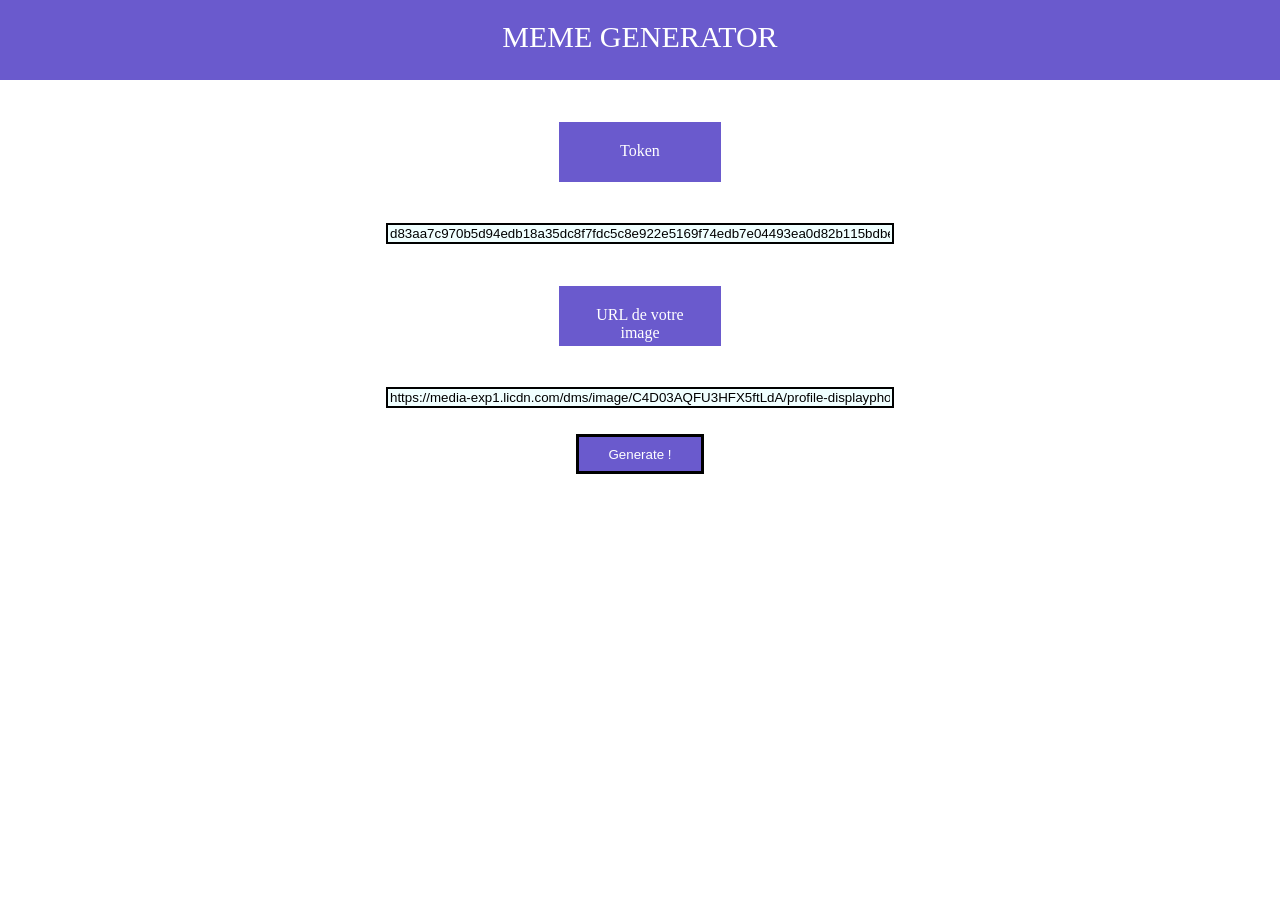
<file: boitememe 22.17.55/index.html>
<!DOCTYPE html>
<html lang="en">
<head>
    <meta charset="UTF-8">
    <meta http-equiv="X-UA-Compatible" content="IE=edge">
    <meta name="viewport" content="width=*, initial-scale=1.0">
    <title>MEME GENERATOR</title>
    <link rel="stylesheet" href="style.css">
</head>
<body>
<div class="all">
    <div class="header"><p class="titre">MEME GENERATOR</p></div>
    
    <div class="contenu">
        <label for="token"><p class="label">Token</p></label>
        <input type="text" id="token" name="token" value="d83aa7c970b5d94edb18a35dc8f7fdc5c8e922e5169f74edb7e04493ea0d82b115bdbea2a20708890ecac065b71c8ccb14786fe7e03191e37d498355cc34bc0a"/>
    
        <label for="image"><p class="label">URL de votre image</p></label>
        <input type="text" id="image" name="image" value="https://media-exp1.licdn.com/dms/image/C4D03AQFU3HFX5ftLdA/profile-displayphoto-shrink_200_200/0/1643812605401?e=1660176000&v=beta&t=dMYFZBC6VP1dMbWip6DoBIoL3ElwbNavTA3d8XeKYks"/>
    
        <button onclick="gen()" class="button">Generate !</button>
    </div>

    <img id="img">
</div>
   

    <script src="script.js"></script>
</body>
</html>
</file>
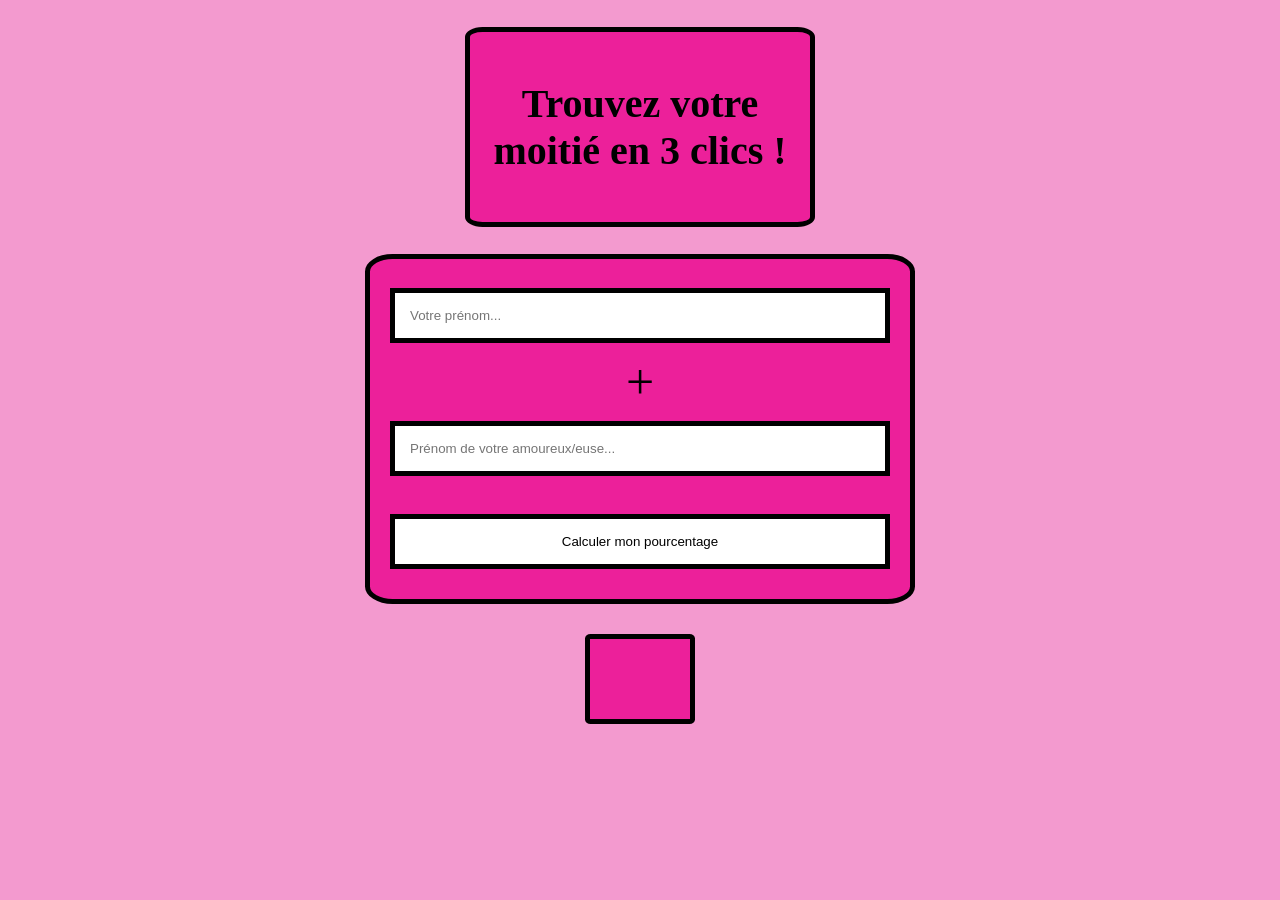
<file: comptamour 22.17.55/index.html>
<!DOCTYPE html>
<html lang="en">
<head>
    <meta charset="UTF-8">
    <meta http-equiv="X-UA-Compatible" content="IE=edge">
    <meta name="viewport" content="width=device-width, initial-scale=1.0">
    <title>Compta amoureuse</title>
    <link rel="stylesheet" href="style.css">
</head>
<body>
  

    <h1 class="titre">Trouvez votre moitié en 3 clics !</h1>


   <div class="container">
    <input id="premier" type="text" name="premier" value="" placeholder="Votre prénom...">
    <span class="plus">+</span>
    <input id="deuxieme" type="text" name="deuxieme" value="" placeholder="Prénom de votre amoureux/euse...">
    <br>
    <button id="calculer-button" disabled>Calculer mon pourcentage</button>
    </div>

    <div id="resultat" class="result hidden">

    </div>


    <script src="script.js"></script>
</body>
</html>
</file>
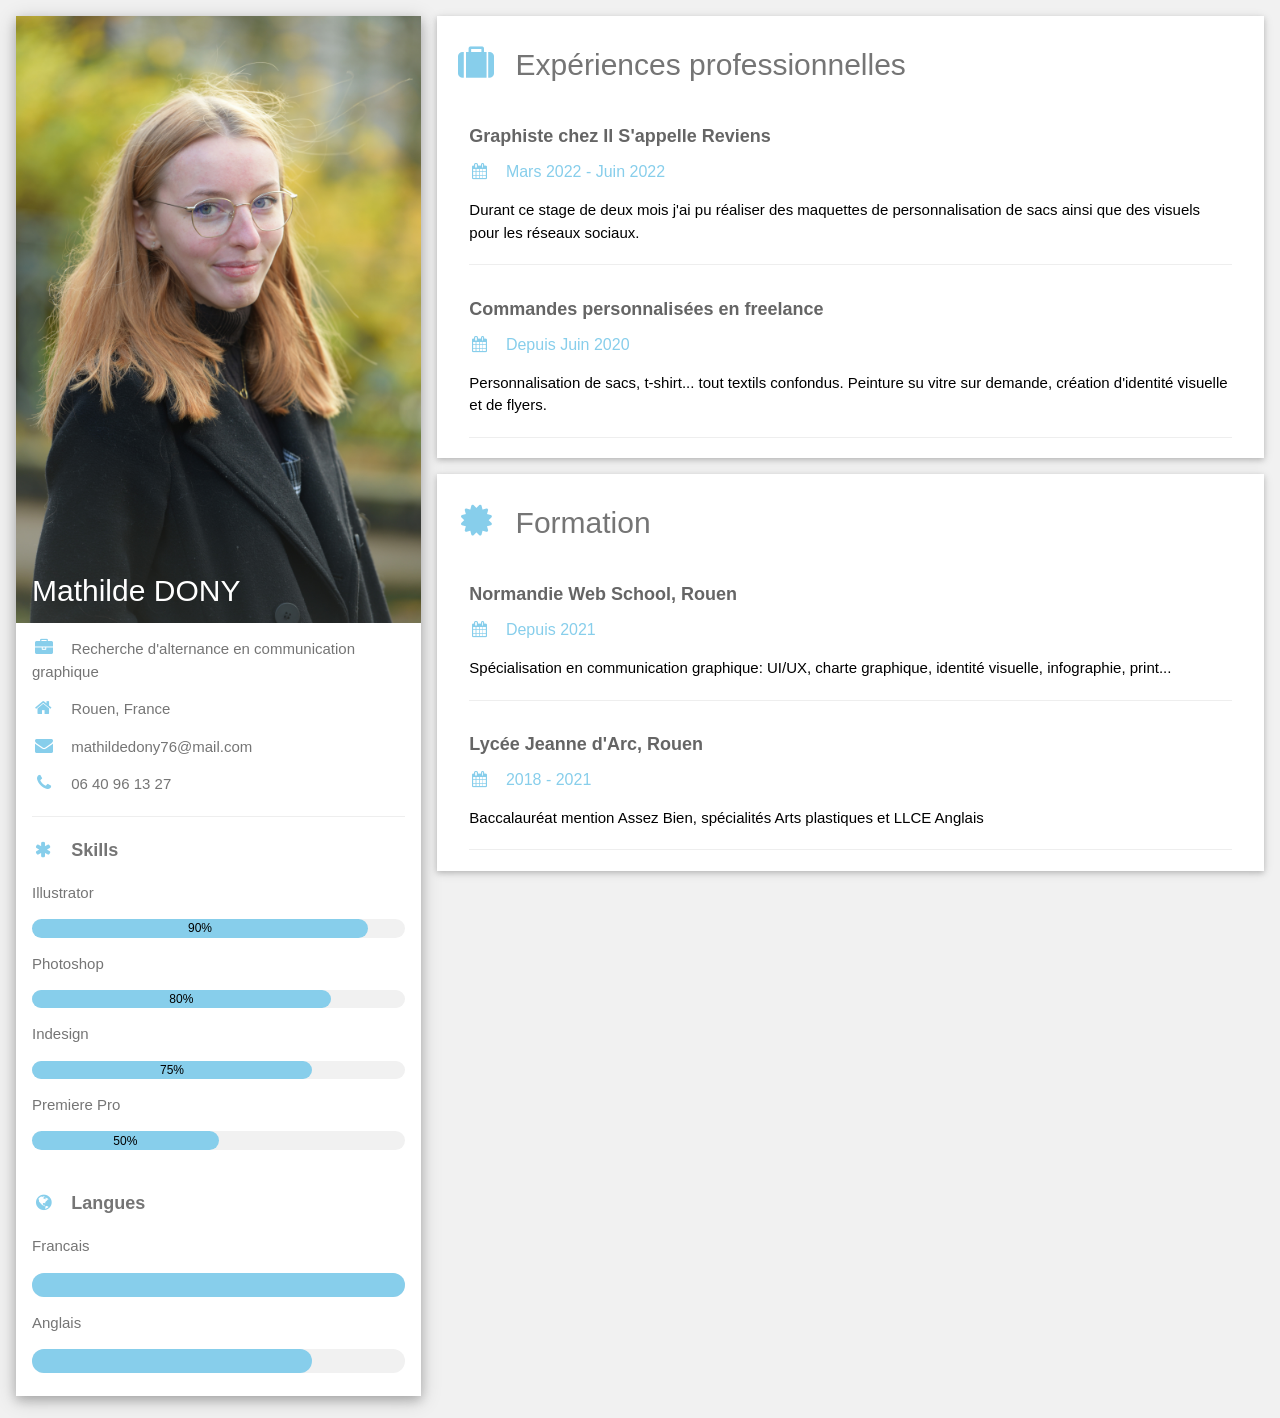
<file: mathilde/cvsite.html>
<!DOCTYPE html>
<html>
<title>CV - Mathilde Dony</title>
<meta charset="UTF-8">
<meta name="viewport" content="width=device-width, initial-scale=1">
<link rel="stylesheet" href="https://www.w3schools.com/w3css/4/w3.css">
<link rel='stylesheet' href='https://fonts.googleapis.com/css?family=Roboto'>
<link rel="stylesheet" href="https://cdnjs.cloudflare.com/ajax/libs/font-awesome/4.7.0/css/font-awesome.min.css">
<style>
html,body,h1,h2,h3,h4,h5,h6 {font-family: "Overlock", sans-serif}
</style>
<body class="w3-light-grey">
<div class="w3-content w3-margin-top" style="max-width:1400px;">


  <div class="w3-row-padding">
  

    <div class="w3-third">
    
      <div class="w3-white w3-text-grey w3-card-4">
        <div class="w3-display-container">
          <img src="image/DSC_3111.jpg" style="width:100%" alt="Avatar">
          <div class="w3-display-bottomleft w3-container w3-text-white">
            <h2>Mathilde DONY</h2>
          </div>
        </div>
        <div class="w3-container">
          <p><i class="fa fa-briefcase fa-fw w3-margin-right w3-large w3-text-light-blue"></i>Recherche d'alternance en communication graphique</p>
          <p><i class="fa fa-home fa-fw w3-margin-right w3-large w3-text-light-blue"></i>Rouen, France</p>
          <p><i class="fa fa-envelope fa-fw w3-margin-right w3-large w3-text-light-blue"></i>mathildedony76@mail.com</p>
          <p><i class="fa fa-phone fa-fw w3-margin-right w3-large w3-text-light-blue"></i>06 40 96 13 27</p>
          <hr>

          <p class="w3-large"><b><i class="fa fa-asterisk fa-fw w3-margin-right w3-text-light-blue"></i>Skills</b></p>
          <p>Illustrator</p>
          <div class="w3-light-grey w3-round-xlarge w3-small">
            <div class="w3-container w3-center w3-round-xlarge w3-light-blue" style="width:90%">90%</div>
          </div>
          <p>Photoshop</p>
          <div class="w3-light-grey w3-round-xlarge w3-small">
            <div class="w3-container w3-center w3-round-xlarge w3-light-blue" style="width:80%">
              <div class="w3-center w3-text-black">80%</div>
            </div>
          </div>
          <p>Indesign</p>
          <div class="w3-light-grey w3-round-xlarge w3-small">
            <div class="w3-container w3-center w3-round-xlarge w3-light-blue" style="width:75%">75%</div>
          </div>
          <p>Premiere Pro</p>
          <div class="w3-light-grey w3-round-xlarge w3-small">
            <div class="w3-container w3-center w3-round-xlarge w3-light-blue" style="width:50%">50%</div>
          </div>
          <br>

          <p class="w3-large w3-text-theme"><b><i class="fa fa-globe fa-fw w3-margin-right w3-text-light-blue"></i>Langues</b></p>
          <p>Francais</p>
          <div class="w3-light-grey w3-round-xlarge">
            <div class="w3-round-xlarge w3-light-blue" style="height:24px;width:100%"></div>
          </div>
          <p>Anglais</p>
          <div class="w3-light-grey w3-round-xlarge">
            <div class="w3-round-xlarge w3-light-blue" style="height:24px;width:75%"></div>
          </div>
          <br>
        </div>
      </div><br>

  
    </div>

 
    <div class="w3-twothird">
    
      <div class="w3-container w3-card w3-white w3-margin-bottom">
        <h2 class="w3-text-grey w3-padding-16"><i class="fa fa-suitcase fa-fw w3-margin-right w3-xxlarge w3-text-light-blue"></i>Expériences professionnelles</h2>
        <div class="w3-container">
          <h5 class="w3-opacity"><b>Graphiste chez Il S'appelle Reviens</b></h5>
          <h6 class="w3-text-light-blue"><i class="fa fa-calendar fa-fw w3-margin-right"></i>Mars 2022 - Juin 2022</h6>
          <p>Durant ce stage de deux mois j'ai pu réaliser des maquettes de personnalisation de sacs ainsi que des visuels pour les réseaux sociaux.</p>
          <hr>
        </div>
        <div class="w3-container">
          <h5 class="w3-opacity"><b>Commandes personnalisées en freelance</b></h5>
          <h6 class="w3-text-light-blue"><i class="fa fa-calendar fa-fw w3-margin-right"></i>Depuis Juin 2020</h6>
          <p>Personnalisation de sacs, t-shirt... tout textils confondus. Peinture su vitre sur demande, création d'identité visuelle et de flyers.</p>
          <hr>
        </div>
      </div>

      <div class="w3-container w3-card w3-white">
        <h2 class="w3-text-grey w3-padding-16"><i class="fa fa-certificate fa-fw w3-margin-right w3-xxlarge w3-text-light-blue"></i>Formation</h2>
        <div class="w3-container">
          <h5 class="w3-opacity"><b>Normandie Web School, Rouen</b></h5>
          <h6 class="w3-text-light-blue"><i class="fa fa-calendar fa-fw w3-margin-right"></i>Depuis 2021</h6>
          <p>Spécialisation en communication graphique: UI/UX, charte graphique, identité visuelle, infographie, print...</p>
          <hr>
        </div>
        <div class="w3-container">
          <h5 class="w3-opacity"><b>Lycée Jeanne d'Arc, Rouen</b></h5>
          <h6 class="w3-text-light-blue"><i class="fa fa-calendar fa-fw w3-margin-right"></i>2018 - 2021</h6>
          <p>Baccalauréat mention Assez Bien, spécialités Arts plastiques et LLCE Anglais</p>
          <hr>
        </div>
      </div>

    </div>
    

  </div>
  
</div>

</body>
</html>
</file>
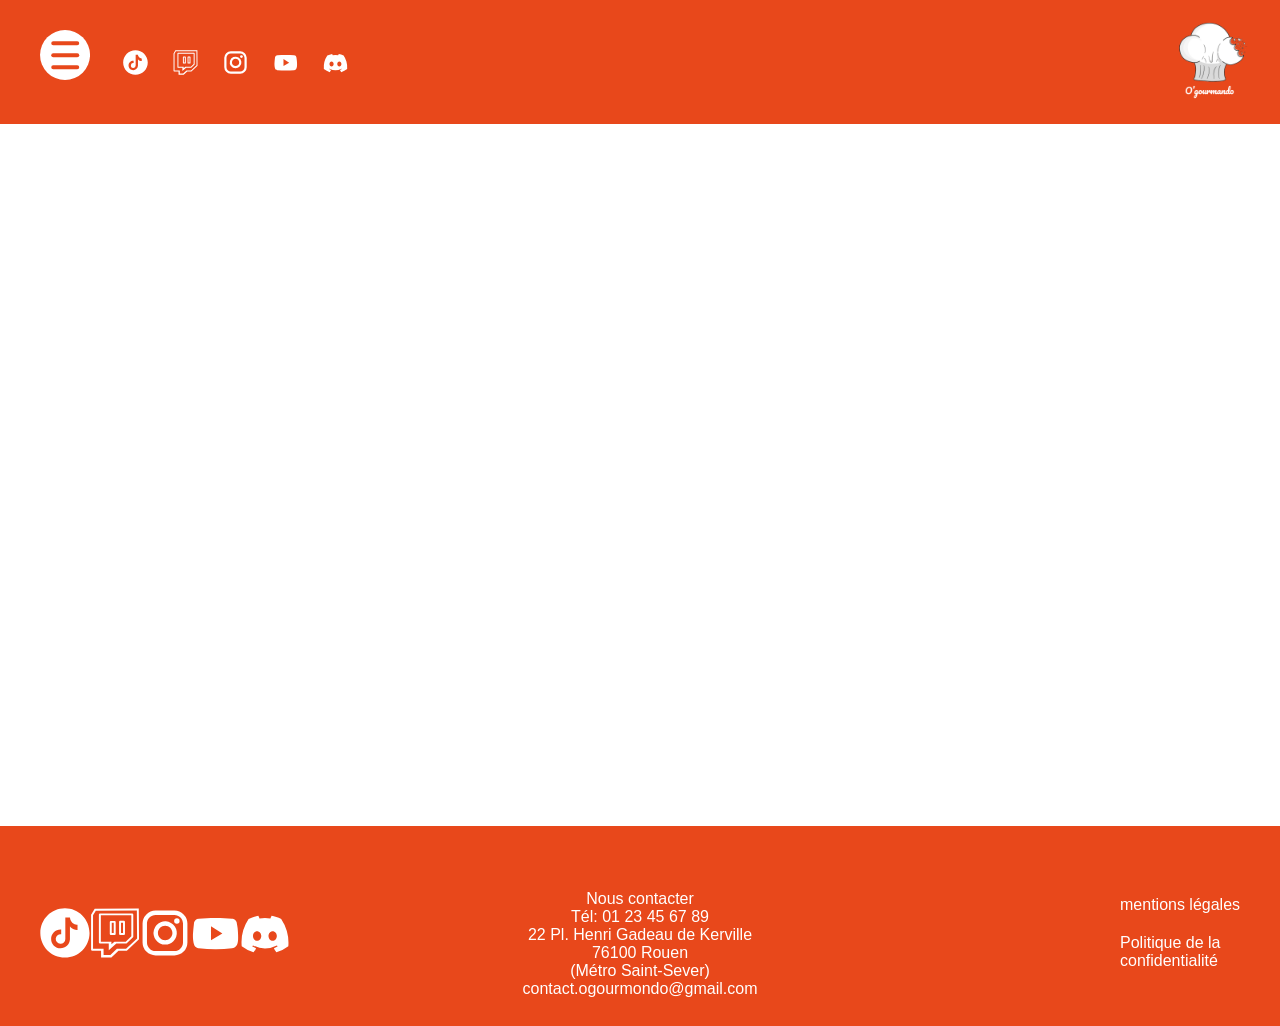
<file: ogourmando 22.17.55/avis.html>
<!doctype html>
<html lang="fr">
<head>
  <meta charset="utf-8">
  <link  rel="stylesheet" href="style_ogourmando.css" type="text/css">
 
  <title>O'Gourmando</title>
 </head>
<body> 

<div class="Accueil">

    <div class="header">

      <div class="divgauche">
        <div class="menu">
            <label for="menucheckbox"><img src="image/bouton_deroulant.svg" class="imgmenu"></label>
            <input type="checkbox" name="menucheckbox" id="menucheckbox">

            <div class="menuderoulant">
              <ul>
                <li><a href="decouvrir.html">Nous découvrir</a></li>
              <li><a href="recettes.html">Recettes</a></li>
                <li><a href="evenements.html">Evenements</a></li>
                <li><a href="newsletter.html">Newsletter</a></li>
              </ul>
              <hr>
              <ul>
                <li><a href="avis/hmtl">Avis</a></li>
                <li><a href="contact.html">Nous contacter</a></li>
              </ul>
              <hr>
              <ul>
                <li><a href="mention.html">Mentions légales</a></li>
                <li><a href="pc.html">Politique de confidentialité</a></li>                
              </ul>
              
            </div>
          </div>

            <ul class="socialLinks">
              <li><a href="#"><img src="image/logotiktok.svg"></a></li> 
              <li><a href="#"><img src="image/logotwitch.svg"></a></li>
              <li><a href="#"><img src="image/logoinsta.svg"></a></li>
              <li><a href="#"><img src="image/logoyoutube.svg"></a></li>
              <li><a href="#"><img src="image/logodiscord.svg"></a></li>
            </ul>
          
      </div>
          
      <div class="logoasso">
        <img src="image/logooff.gif">
      </div> 
      

  </div> 
</div>

<section></section><br><br><br><br><br><br><br><br><br><br><br><br><br><br><br><br><br><br><br><br><br><br><br><br><br><br><br><br><br><br><br><br><br><br><br><br><br><br><br>

<div class="footer"><footer>
  <div class="footerdivdroite">
    <p>mentions légales</p>
    <p>Politique de la confidentialité</p>
  </div>
    <div class="footerdivcenter">
    <p> <center>Nous contacter <br>
    Tél: 01 23 45 67 89 <br>
     22 Pl. Henri Gadeau de Kerville<br>76100 Rouen <br>(Métro Saint-Sever)<br>
     contact.ogourmondo@gmail.com
    </center>  </p>
    </div>
    <div class="footerdivg">
      <ul class="socialLinksfooter">
        <li><a href="#"><img src="image/logotiktok.svg"></a></li> 
        <li><a href="#"><img src="image/logotwitch.svg"></a></li>
        <li><a href="#"><img src="image/logoinsta.svg"></a></li>
        <li><a href="#"><img src="image/logoyoutube.svg"></a></li>
        <li><a href="#"><img src="image/logodiscord.svg"></a></li>
      </ul> 
    </div>
  </div>
</footer>
</body>




</html>
</file>
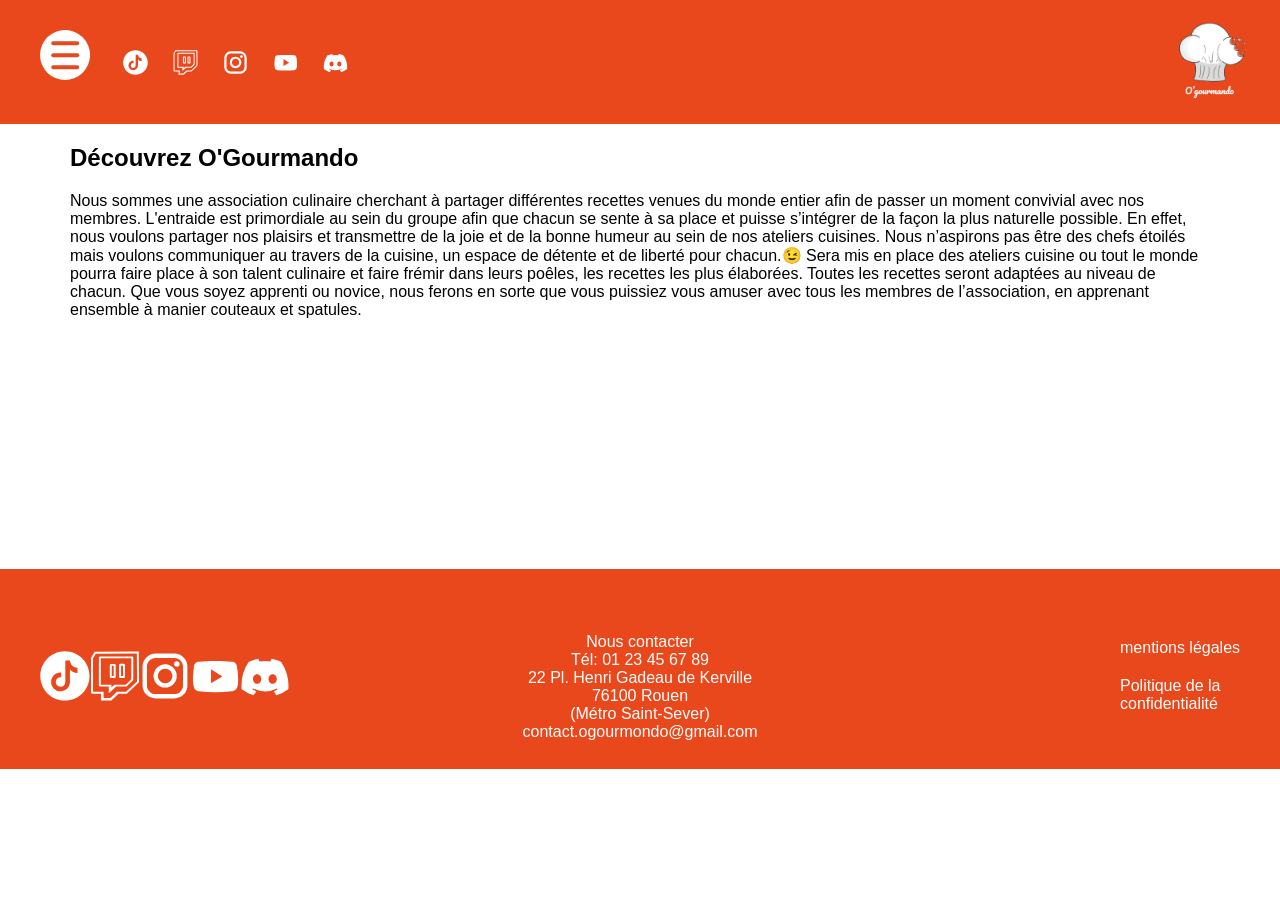
<file: ogourmando 22.17.55/decouvrir.html>
<!doctype html>
<html lang="fr">
<head>
  <meta charset="utf-8">
  <link  rel="stylesheet" href="style_ogourmando.css" type="text/css">
 
  <title>O'Gourmando</title>
 </head>
<body> 

<div class="Accueil">

    <div class="header">

      <div class="divgauche">
        <div class="menu">
            <label for="menucheckbox"><img src="image/bouton_deroulant.svg" class="imgmenu"></label>
            <input type="checkbox" name="menucheckbox" id="menucheckbox">

            <div class="menuderoulant">
              <ul>
                <li><a href="decouvrir.html">Nous découvrir</a></li>
              <li><a href="recettes.html">Recettes</a></li>
                <li><a href="evenements.html">Evenements</a></li>
                <li><a href="newsletter.html">Newsletter</a></li>
              </ul>
              <hr>
              <ul>
                <li><a href="avis/hmtl">Avis</a></li>
                <li><a href="contact.html">Nous contacter</a></li>
              </ul>
              <hr>
              <ul>
                <li><a href="mention.html">Mentions légales</a></li>
                <li><a href="pc.html">Politique de confidentialité</a></li>                
              </ul>
              
            </div>
          </div>

            <ul class="socialLinks">
              <li><a href="#"><img src="image/logotiktok.svg"></a></li> 
              <li><a href="#"><img src="image/logotwitch.svg"></a></li>
              <li><a href="#"><img src="image/logoinsta.svg"></a></li>
              <li><a href="#"><img src="image/logoyoutube.svg"></a></li>
              <li><a href="#"><img src="image/logodiscord.svg"></a></li>
            </ul>
          
      </div>
          
      <div class="logoasso">
        <img src="image/logooff.gif">
      </div> 
      

  </div> 
</div>

<section class="mw1140"><h1>Découvrez O'Gourmando</h1>
<p>Nous sommes une association culinaire cherchant à partager différentes recettes venues du monde entier afin de passer un moment convivial avec nos membres.
L'entraide est primordiale au sein du groupe afin que chacun se sente à sa place et puisse s’intégrer de la façon la plus naturelle possible.
En effet, nous voulons partager nos plaisirs et transmettre de la joie et de la bonne humeur au sein de nos ateliers cuisines.
Nous n’aspirons pas être des chefs étoilés mais voulons communiquer au travers de la cuisine, un espace de détente et de liberté pour chacun.😉
Sera mis en place des ateliers cuisine ou tout le monde pourra faire place à son talent culinaire et faire frémir dans leurs poêles, les recettes les plus élaborées.
Toutes les recettes seront adaptées au niveau de chacun.
Que vous soyez apprenti ou novice, nous ferons en sorte que vous puissiez vous amuser avec tous les membres de l’association, en apprenant ensemble à manier couteaux et spatules.</p></section><br><br><br><br><br><br><br><br><br><br><br><br><br>

<div class="footer"><footer>
  <div class="footerdivdroite">
    <p>mentions légales</p>
    <p>Politique de la confidentialité</p>
  </div>
    <div class="footerdivcenter">
    <p> <center>Nous contacter <br>
    Tél: 01 23 45 67 89 <br>
     22 Pl. Henri Gadeau de Kerville<br>76100 Rouen <br>(Métro Saint-Sever)<br>
     contact.ogourmondo@gmail.com
    </center>  </p>
    </div>
    <div class="footerdivg">
      <ul class="socialLinksfooter">
        <li><a href="#"><img src="image/logotiktok.svg"></a></li> 
        <li><a href="#"><img src="image/logotwitch.svg"></a></li>
        <li><a href="#"><img src="image/logoinsta.svg"></a></li>
        <li><a href="#"><img src="image/logoyoutube.svg"></a></li>
        <li><a href="#"><img src="image/logodiscord.svg"></a></li>
      </ul> 
    </div>
  </div>
</footer>
</body>




</html>
</file>
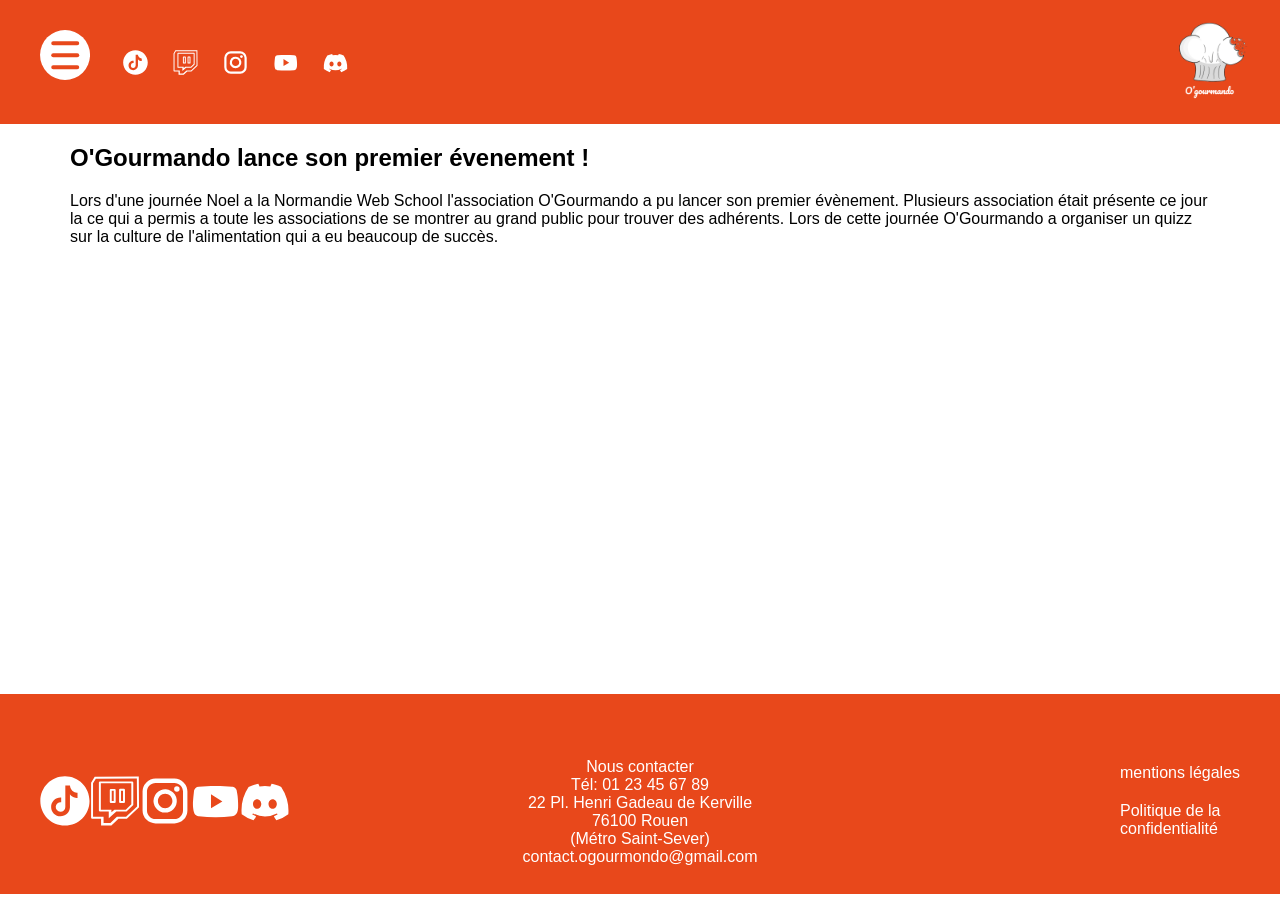
<file: ogourmando 22.17.55/evenements.html>
<!doctype html>
<html lang="fr">
<head>
  <meta charset="utf-8">
  <link  rel="stylesheet" href="style_ogourmando.css" type="text/css">
 
  <title>O'Gourmando</title>
 </head>
<body> 

<div class="Accueil">

    <div class="header">

      <div class="divgauche">
        <div class="menu">
            <label for="menucheckbox"><img src="image/bouton_deroulant.svg" class="imgmenu"></label>
            <input type="checkbox" name="menucheckbox" id="menucheckbox">

            <div class="menuderoulant">
              <ul>
                <li><a href="decouvrir.html">Nous découvrir</a></li>
              <li><a href="recettes.html">Recettes</a></li>
                <li><a href="evenements.html">Evenements</a></li>
                <li><a href="newsletter.html">Newsletter</a></li>
              </ul>
              <hr>
              <ul>
                <li><a href="avis/hmtl">Avis</a></li>
                <li><a href="contact.html">Nous contacter</a></li>
              </ul>
              <hr>
              <ul>
                <li><a href="mention.html">Mentions légales</a></li>
                <li><a href="pc.html">Politique de confidentialité</a></li>                
              </ul>
              
            </div>
          </div>

            <ul class="socialLinks">
              <li><a href="#"><img src="image/logotiktok.svg"></a></li> 
              <li><a href="#"><img src="image/logotwitch.svg"></a></li>
              <li><a href="#"><img src="image/logoinsta.svg"></a></li>
              <li><a href="#"><img src="image/logoyoutube.svg"></a></li>
              <li><a href="#"><img src="image/logodiscord.svg"></a></li>
            </ul>
          
      </div>
          
      <div class="logoasso">
        <img src="image/logooff.gif">
      </div> 
      

  </div> 
</div>

<section class="mw1140"><h1>O'Gourmando lance son premier évenement !</h1>
<p>Lors d'une journée Noel a la Normandie Web School l'association O'Gourmando a pu lancer son premier évènement. Plusieurs association était présente ce jour la ce qui a permis a toute les associations de se montrer au grand public pour trouver des adhérents. Lors de cette journée O'Gourmando a organiser un quizz sur la culture de l'alimentation qui a eu beaucoup de succès.</p></section><br><br><br><br><br><br><br><br><br><br><br><br><br><br><br><br><br><br><br><br><br><br><br><br>

<div class="footer"><footer>
  <div class="footerdivdroite">
    <p>mentions légales</p>
    <p>Politique de la confidentialité</p>
  </div>
    <div class="footerdivcenter">
    <p> <center>Nous contacter <br>
    Tél: 01 23 45 67 89 <br>
     22 Pl. Henri Gadeau de Kerville<br>76100 Rouen <br>(Métro Saint-Sever)<br>
     contact.ogourmondo@gmail.com
    </center>  </p>
    </div>
    <div class="footerdivg">
      <ul class="socialLinksfooter">
        <li><a href="#"><img src="image/logotiktok.svg"></a></li> 
        <li><a href="#"><img src="image/logotwitch.svg"></a></li>
        <li><a href="#"><img src="image/logoinsta.svg"></a></li>
        <li><a href="#"><img src="image/logoyoutube.svg"></a></li>
        <li><a href="#"><img src="image/logodiscord.svg"></a></li>
      </ul> 
    </div>
  </div>
</footer>
</body>




</html>
</file>
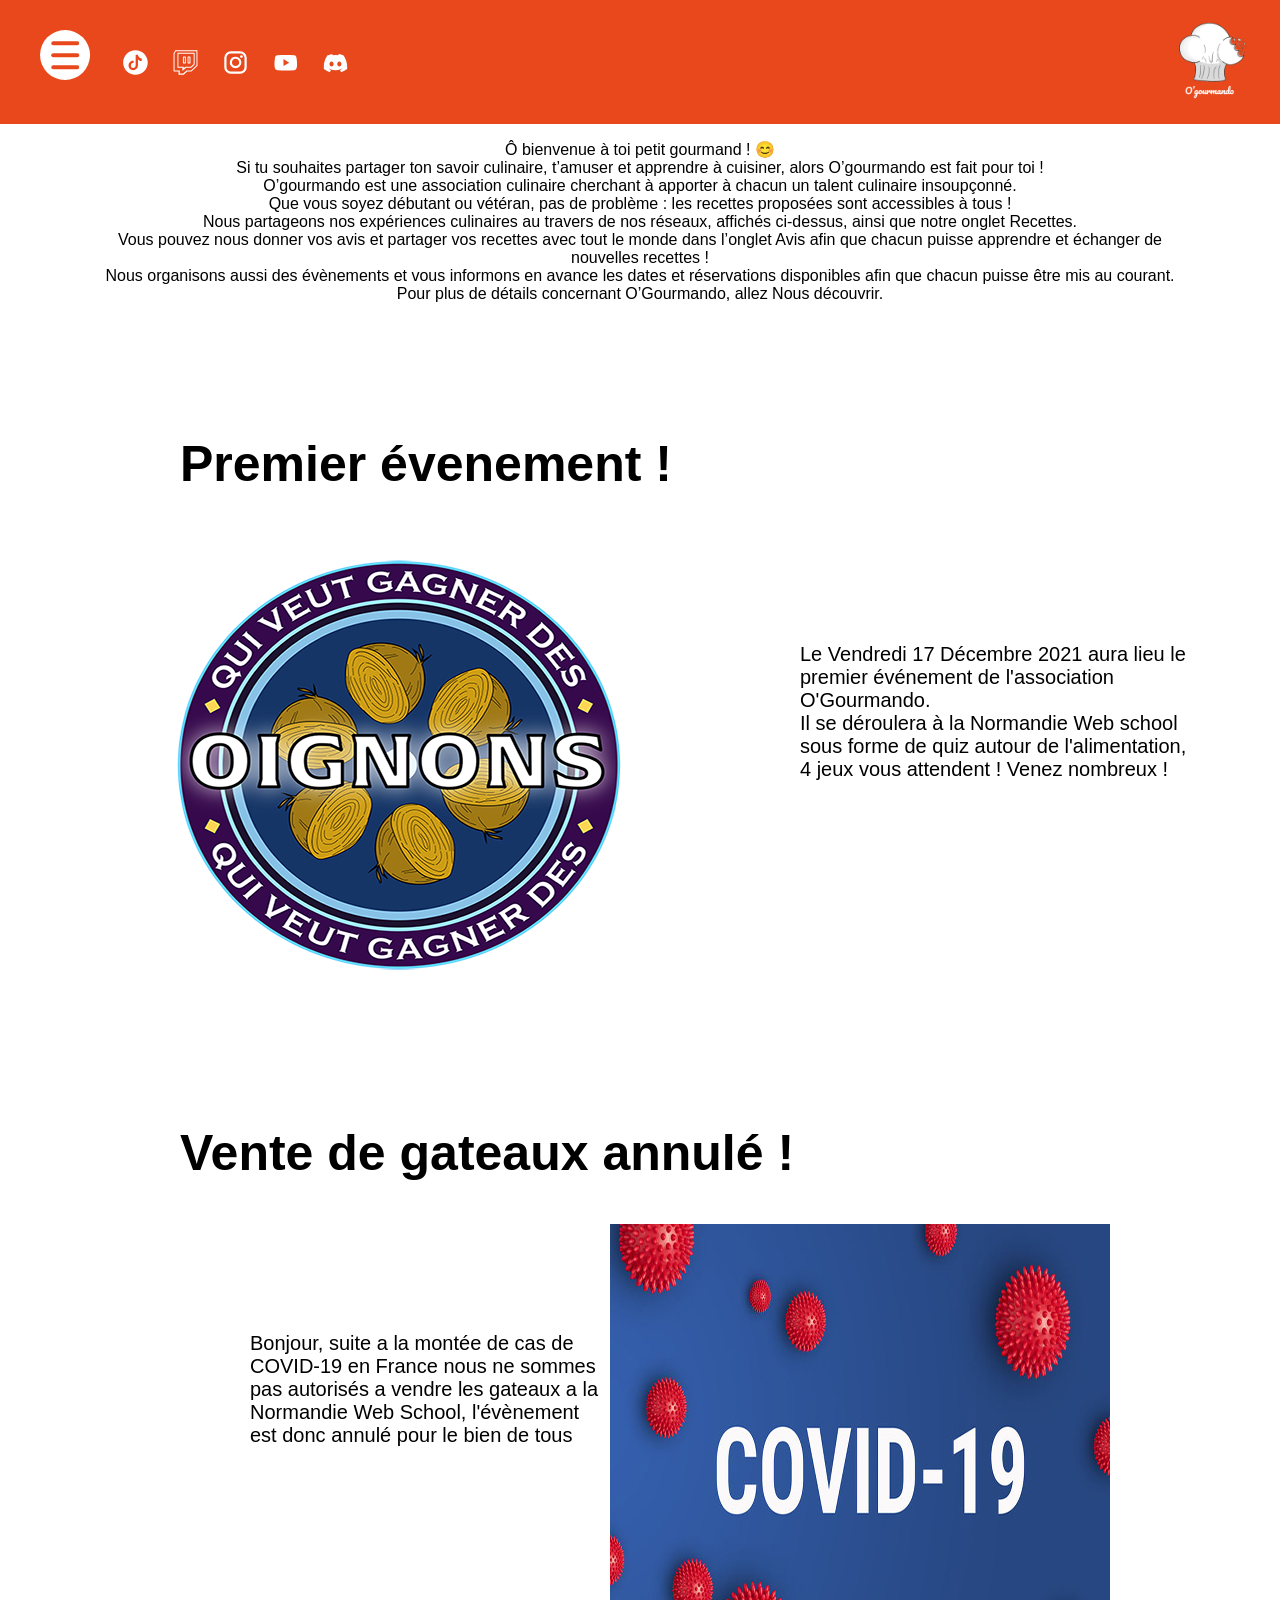
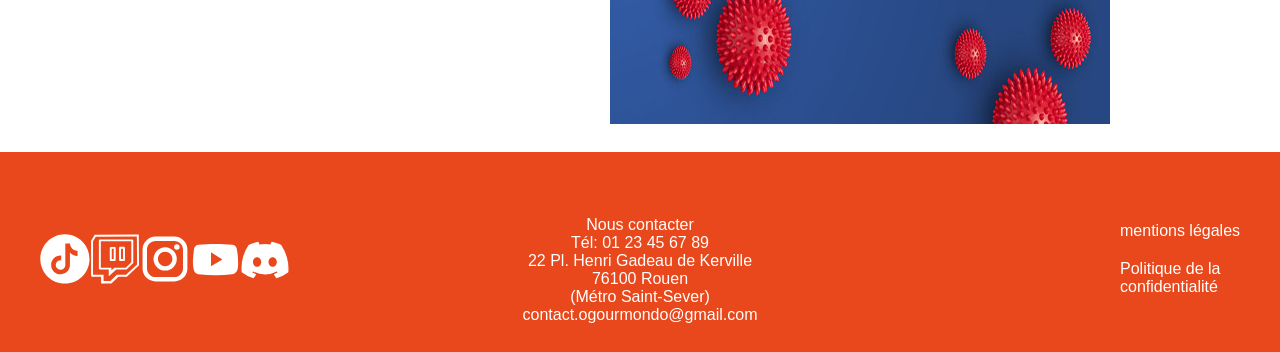
<file: ogourmando 22.17.55/indexogourmando.html>
<!doctype html>
<html lang="fr">
<head>
  <meta charset="utf-8">
  <link  rel="stylesheet" href="style_ogourmando.css" type="text/css">
 
  <title>O'Gourmando</title>
 </head>
<body> 

<div class="Accueil">

    <div class="header">

      <div class="divgauche">
        <div class="menu">
            <label for="menucheckbox"><img src="image/bouton_deroulant.svg" class="imgmenu"></label>
            <input type="checkbox" name="menucheckbox" id="menucheckbox">

            <div class="menuderoulant">
              <ul>
                <li><a href="decouvrir.html">Nous découvrir</a></li>
              <li><a href="recettes.html">Recettes</a></li>
                <li><a href="evenements.html">Evenements</a></li>
                <li><a href="newsletter.html">Newsletter</a></li>
              </ul>
              <hr>
              <ul>
                <li><a href="avis/hmtl">Avis</a></li>
                <li><a href="contact.php">Nous contacter</a></li>
              </ul>
              <hr>
              <ul>
                <li><a href="mention.html">Mentions légales</a></li>
                <li><a href="pc.html">Politique de confidentialité</a></li>                
              </ul>
              
            </div>
          </div>

            <ul class="socialLinks">
              <li><a href="#"><img src="image/logotiktok.svg"></a></li> 
              <li><a href="#"><img src="image/logotwitch.svg"></a></li>
              <li><a href="#"><img src="image/logoinsta.svg"></a></li>
              <li><a href="#"><img src="image/logoyoutube.svg"></a></li>
              <li><a href="#"><img src="image/logodiscord.svg"></a></li>
            </ul>
          
      </div>
          
      <div class="logoasso">
        <img src="image/logooff.gif">
      </div> 
      

  </div> 
</div>

<section class="Presentation">
<div class="mw1140"></div>

  <p>Ô bienvenue à toi petit gourmand ! 😊 <br>
Si tu souhaites partager ton savoir culinaire, t’amuser et apprendre à cuisiner, alors O’gourmando est fait pour toi !<br>
O’gourmando est une association culinaire cherchant à apporter à chacun un talent culinaire insoupçonné.<br>
Que vous soyez débutant ou vétéran, pas de problème : les recettes proposées sont accessibles à tous !<br>
Nous partageons nos expériences culinaires au travers de nos réseaux, affichés ci-dessus, ainsi que notre onglet Recettes.<br>
Vous pouvez nous donner vos avis et partager vos recettes avec tout le monde dans l’onglet Avis afin que chacun puisse apprendre et échanger de <br> nouvelles recettes ! <br>
Nous organisons aussi des évènements et vous informons en avance les dates et réservations disponibles afin que chacun puisse être mis au courant.<br>
Pour plus de détails concernant O’Gourmando, allez Nous découvrir.</p>
</section>
<br><br><br>

<section class="article1">
<h1>Premier évenement ! </h1>
<div class="imgart1"></div>

  <p>Le Vendredi 17 Décembre 2021 aura lieu le premier événement de l'association O'Gourmando.<br> Il se déroulera à la Normandie Web school sous forme de quiz autour de l'alimentation, 4 jeux vous attendent ! Venez nombreux !</p>
</section>

<section class="article2">
<h1>Vente de gateaux annulé ! </h1>
<div class="imgart2"></div>

  <p>Bonjour, suite a la montée de cas de COVID-19 en France nous ne sommes pas autorisés a vendre les gateaux a la Normandie Web School, l'évènement est donc annulé pour le bien de tous</p>
</section>

<div class="footer"><footer>
  <div class="footerdivdroite">
    <p>mentions légales</p>
    <p>Politique de la confidentialité</p>
  </div>
    <div class="footerdivcenter">
    <p> <center>Nous contacter <br>
    Tél: 01 23 45 67 89 <br>
     22 Pl. Henri Gadeau de Kerville<br>76100 Rouen <br>(Métro Saint-Sever)<br>
     contact.ogourmondo@gmail.com
    </center>  </p>
    </div>
    <div class="footerdivg">
      <ul class="socialLinksfooter">
        <li><a href="#"><img src="image/logotiktok.svg"></a></li> 
        <li><a href="#"><img src="image/logotwitch.svg"></a></li>
        <li><a href="#"><img src="image/logoinsta.svg"></a></li>
        <li><a href="#"><img src="image/logoyoutube.svg"></a></li>
        <li><a href="#"><img src="image/logodiscord.svg"></a></li>
      </ul> 
    </div>
  </div>
</footer>
</body>




</html>
</file>
<file: boitememe 22.17.55/style.css>
body{
    background-color: white;
    margin: 0;
}

input{
    width: 500px;
    display: block;
    margin: auto;
    background-color: azure;
    color: black;
    border: solid 2px;
}

label{
    display: block;
    text-align: center;
    padding: 2%;
}

button{
   
    display: block;
    margin: auto;
    margin-top: 2%;
}


.header{
    width:100%;
    height: 80px;
    background-color: #6A5ACD ;
    color: white;
}

.titre{
    margin: auto;
    font-size: 30px;
    text-align: center;
    padding: 20px;
    
}

.label{
    display: inline-block;
    width: 10%;
    height: 20px;
    background-color: #6A5ACD;
    color: white;
    border: none;
    padding: 20px;
   
}

.button{
    width: 10%;
    height: 40px;
    background-color: #6A5ACD;
    color: white;
    padding: 10px;
    border: solid black;

}

#img{
    display: block;
    margin: auto;
    margin-top: 3%;
}
</file>
<file: comptamour 22.17.55/style.css>
body{
    margin: 0;
    padding: 0;
    background-color: #f39acf;
    background-repeat: no-repeat;
    background-size: 100%;
    background-position: center;
}


.container {
    width: 500px;
    height: 300px;
    margin-left: auto;
    margin-right: auto;
    display: flex;
    flex-direction: column;
    justify-content: space-evenly;
    background: #EC209A;
    border: 5px black solid;
    padding: 20px;
    border-radius: 5%;
}

.plus {
    text-align: center;
    font-size: 50px;
}

button {
    background: white;
    padding: 15px;
    border: 5px black solid;
    color: black;
}

input {
    padding: 15px;
    border: 5px black solid;
}

.hidden{
    display: none;

}

.result{
    text-align: center;
    margin-top: 30px;
    font-size: 40px;
    width: 60px;
    height: 40px;
    margin-left: auto;
    margin-right: auto;
    display: flex;
    flex-direction: column;
    justify-content: space-evenly;
    background: #EC209A;
    border: 5px black solid;
    padding: 20px;
    border-radius: 5%;

}

.titre{
    text-align: center;
    font-size: 40px;
    width: 300px;
    height: 150px;
    margin-left: auto;
    margin-right: auto;
    display: flex;
    flex-direction: column;
    justify-content: space-evenly;
    background: #EC209A;
    border: 5px black solid;
    padding: 20px;
    border-radius: 5%;

}
</file>
<file: ogourmando 22.17.55/style_ogourmando.css>
body{
	padding: 0px;
	margin: 0px;
	font-family: Arial;
}

.header{
	background-color: #e8481b;
	display: flex;
	justify-content: space-between;

	padding: 10px 20px;
}

.logoasso img{
	height: 100px;
}

.divgauche{
	display: flex;
	justify-content: space-between;

}

.divgauche .imgmenu{
height: 50px;
margin: 20px;
}


.header .socialLinks{
	margin: 0px;
	padding: 0px;
	display: flex;
	align-items: center;
}

.header .socialLinks li{
	margin: 0px;
	padding: 0px;
	list-style: none;
}

.header .socialLinks li a{
	min-width: 50px;
	height: 50px;
	border-radius: 100px;
	display: flex;
	align-items: center;
	justify-content: center;
}

.header .socialLinks li a:hover{
	background: #fcc918;
}

.header .socialLinks li img{
	width: 25px;
}

.menu{
	position: relative;
}

.menu .menuderoulant{
	position: absolute;
	left: -20px;
	top: 103%;
	padding: 40px;
	background-color: #fcc918 ;
	width: 100vw;
	max-width: 300px;
	display: none;
}

.menu .menuderoulant ul{
	margin: 0;
	padding: 0;
}

.menu .menuderoulant ul li{
	margin: 0;
	padding: 0;
	list-style: none;
}

.menu .menuderoulant ul li a{
	color: white;
	font-weight: bold;
	text-decoration: none;
	font-size: 18px;
	padding: 10px 0;
	display: inline-block;
}

.menu .menuderoulant hr{
	border: 0px;
	background: white;
	border: 2px white solid;
    border-radius: 2px;
}

.menu #menucheckbox:checked ~ .menuderoulant{
	display: block;
}

.menu #menucheckbox{
	display: none;
}

.Presentation{
	text-align: center;
}

.groupe{
    display: flex;
    background-image: url(image/groupe.jpg);
    background-size: cover;
    width: 100%;
    height: 65vh;
    flex-direction: column;
    color: white;
}
.footer{
	background-color: #e8481b;
	display: flex;
	height: 200px;
	width: 100%;
}
footer p{
	display: flex;
    width: 90%;
    margin: 0 auto;
    color: #fff;
	padding: 10px 20px;
	font-family: Arial;
	
}
footer a{
    color: #fff;
	
}

.footerdivdroite{
	margin-left: 1100px;
	margin-top: 60px;	
}

.footerdivg{
	display: flex;
	text-align: right;	
	border:#fff;
	margin-top: -90px;
	margin-left: 40px;
}


.footerdivcenter {
	display: flex;
	text-align: center;
	margin: -30px;
}

.footerdivcenter center{
	display: flex;
	text-align: center;
	color: white;
	margin-top: -60px;
}

.footer .socialLinksfooter{
	margin: 0px;
	padding: 0px;
	display: flex;
	justify-content: center;
}
.footer .socialLinksfooter li{
	margin: 0px;
	padding: 0px;
	list-style: none;
}

.footer .socialLinksfooter li a{
	min-width: 50px;
	height: 50px;
	border-radius: 100px;
	display: flex;
	align-items: center;
	justify-content: center;
	right: 100px;
	
}
.footer .socialLinksfooter li a:hover{
	background: #fcc918;
}

.footer.socialLinksfooter li img{
	width: 20px;
}

.article1{
	padding-top: 20px;
}
.article1 .imgart1{
	background-image: url(image/qvgart1.png);
	height: 500px;
	width: 500px;
	float: left;
	margin-left: 150px;
	margin-top: -50px;
}

.article1 h1{
	margin-left: 180px;
	font-size: 50px;
}

.article1 p{
	height: 400px;
	width: 400px;
	margin-left: 800px;
	margin-top: 150px;
    color: black;
	font-family: Arial;
	font-size: 20px;
}

.article2{
	padding-top: 20px;
}
.article2 .imgart2{
	background-image: url(image/covid.jpg);
	height: 500px;
	width: 500px;
	float: right;
	margin-right: 170px;
}

.article2 h1{
	margin-left: 180px;
	font-size: 50px;
}

.article2 p{
	height: 400px;
	width: 400px;
	margin-left: 250px;
	margin-top: 150px;
    color: black;
	font-family: Arial;
	font-size: 20px;
}


.mw1140{
	max-width: 1140px;
	width: 100%;
	margin: 0 auto;
}
</file>
